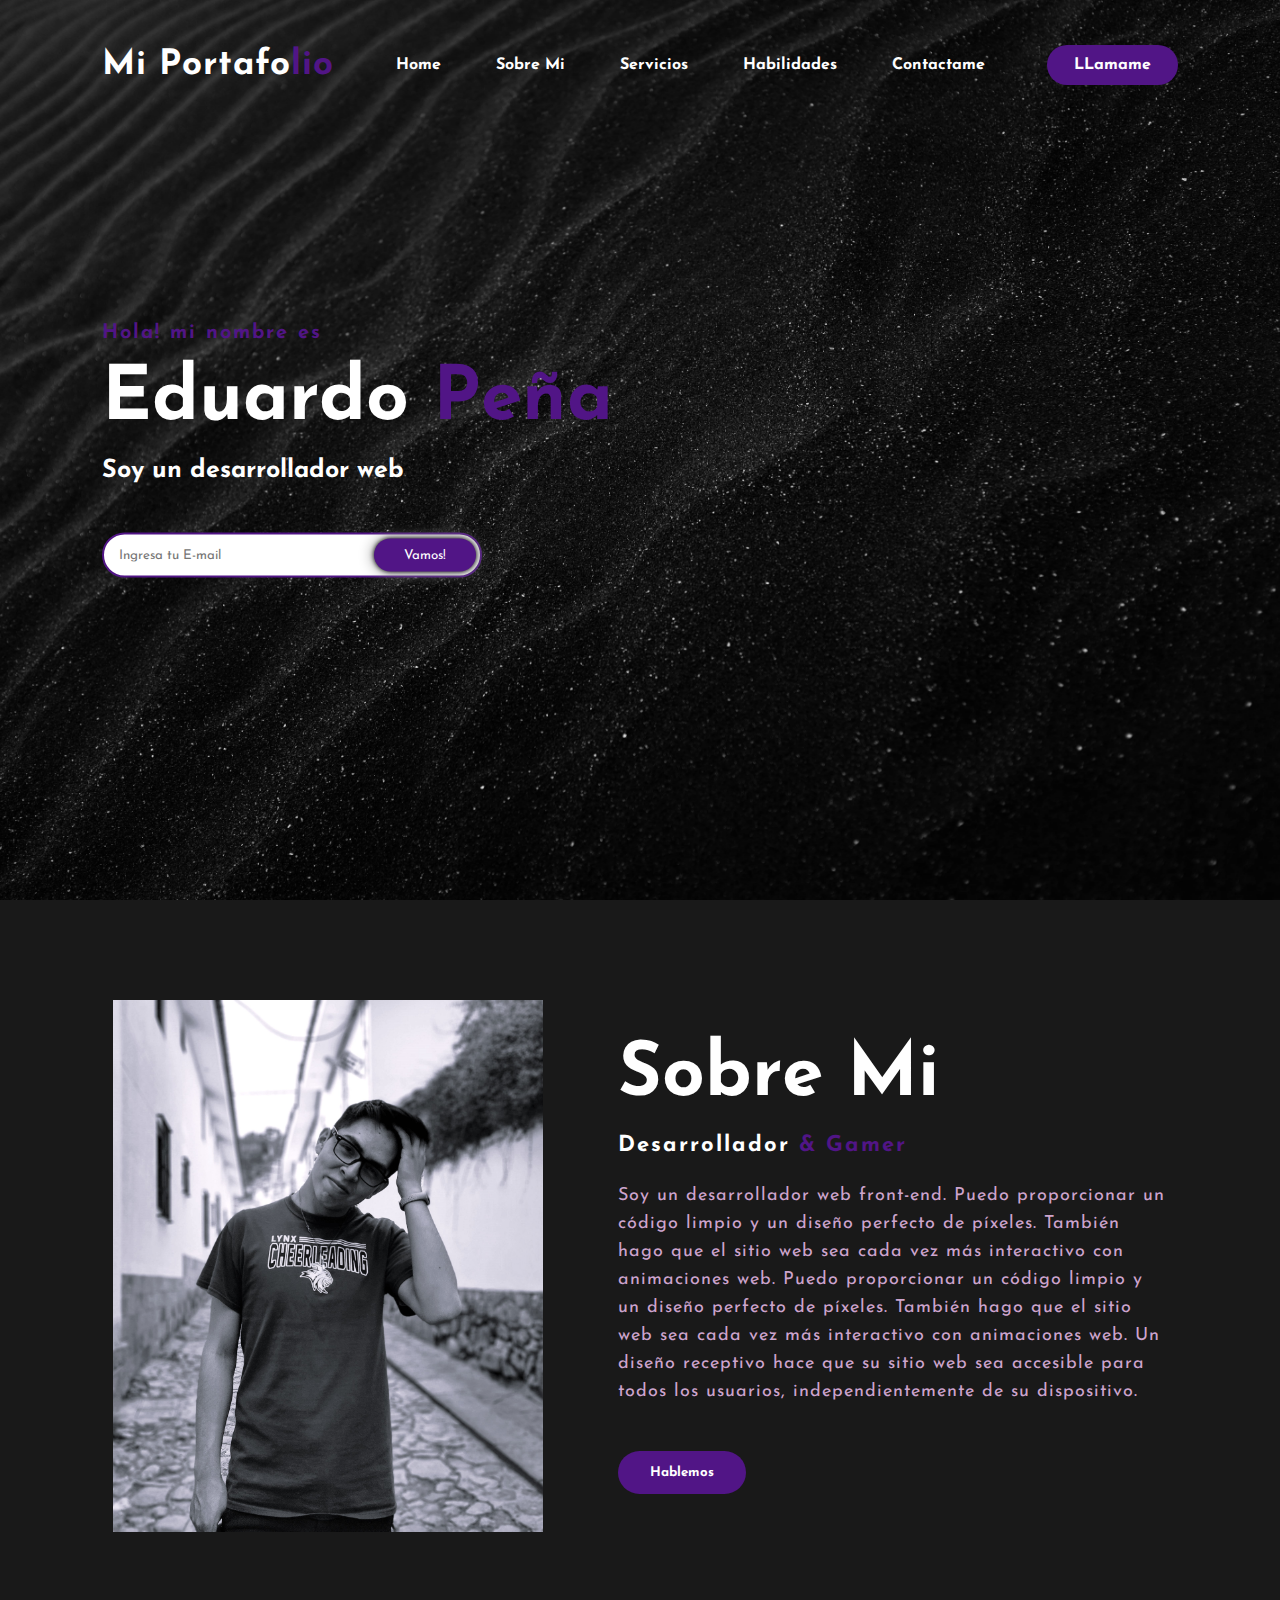
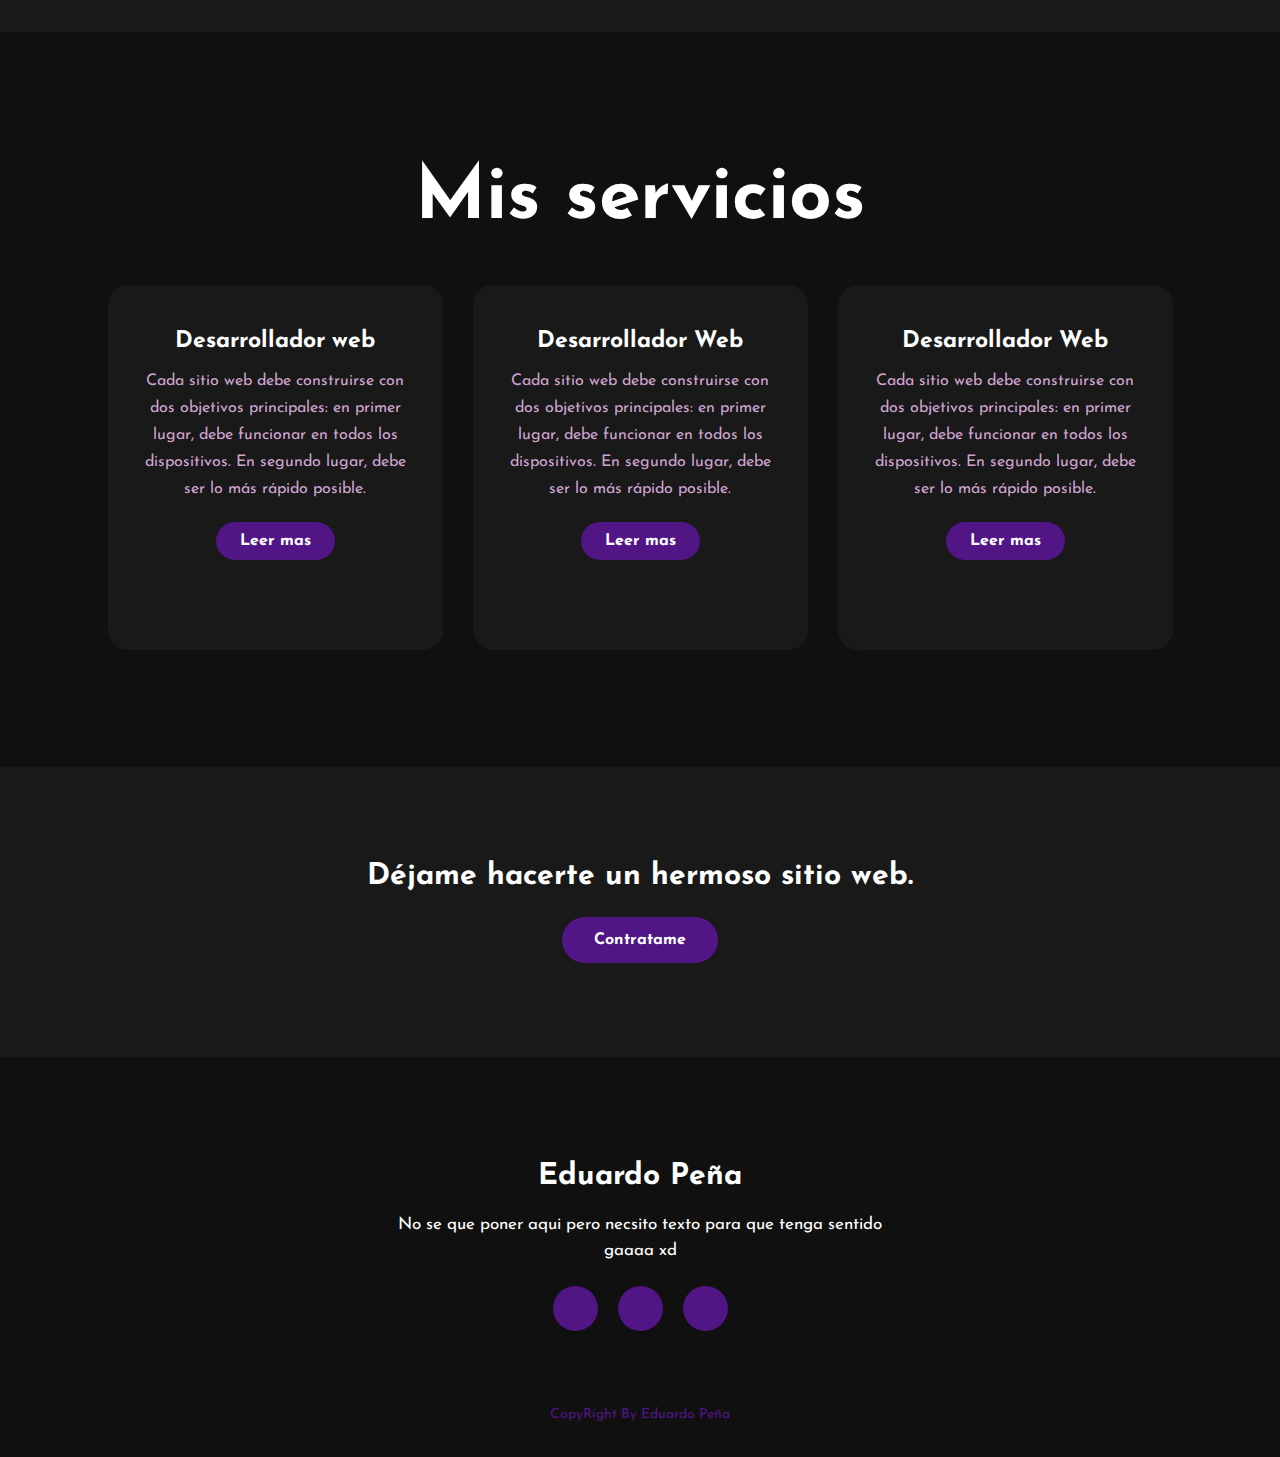
<file: index.html>
<!DOCTYPE html>
<html>
<head>
	<title>Mi portafolio</title>
	<link rel="stylesheet" type="text/css" href="css/style.css">

	<link rel="preconnect" href="https://fonts.gstatic.com">
  <link href="https://fonts.googleapis.com/css2?family=Josefin+Sans:ital,wght@0,100;0,200;0,300;0,400;0,500;0,600;0,700;1,100;1,200;1,300;1,400;1,500;1,600;1,700&display=swap" rel="stylesheet">

  <link rel="stylesheet" href="https://cdnjs.cloudflare.com/ajax/libs/font-awesome/5.15.3/css/all.min.css" integrity="sha512-iBBXm8fW90+nuLcSKlbmrPcLa0OT92xO1BIsZ+ywDWZCvqsWgccV3gFoRBv0z+8dLJgyAHIhR35VZc2oM/gI1w==" crossorigin="anonymous" referrerpolicy="no-referrer" />

</head>
<body>
	<div class="hero">
		<nav>
			<h2 class="logo">Mi Portafo<span>lio</span></h2>
			<ul>
				<li><a href="#">Home</a></li>
				<li><a href="#sobre mi">Sobre mi</a></li>
				<li><a href="#mis servicios">Servicios</a></li>
				<li><a href="habilidades.html">Habilidades</a></li>
				<li><a href="#contactame">Contactame</a></li>
			</ul>
			<a href="llamame.html" class="btn">LLamame</a>
		</nav>

		<div class="content">
			<h4>Hola! mi nombre es</h4>
			<h1>Eduardo <span>Peña</span></h1>
			<h3>Soy un desarrollador web</h3>
			<div class="newslatter">
				<form>
					<input type="email" name="email" id="mail" placeholder="Ingresa tu E-mail">
					<input type="submit" name="submit" value="Vamos!">
				</form>
			</div>
		</div>
	</div>

	<section class="about">
		<div class="main">
			<img src="img/holi.jpg">
			<div class="about-text">
				<h2 id="sobre mi">Sobre mi</h2>
				<h5>Desarrollador <span>& gamer</span></h5>
				<p>Soy un desarrollador web front-end. Puedo proporcionar un código limpio y un diseño perfecto de píxeles. También hago que el sitio web sea cada vez más interactivo con animaciones web. Puedo proporcionar un código limpio y un diseño perfecto de píxeles. También hago que el sitio web sea cada vez más interactivo con animaciones web. Un diseño receptivo hace que su sitio web sea accesible para todos los usuarios, independientemente de su dispositivo.</p>
				<button type="button">Hablemos</button>
			</div>
		</div>
	</section>

	<div class="service">
		<div class="title">
			<h2 id="mis servicios">Mis servicios</h2>
		</div>

		<div class="box">
			<div class="card">
				<i class="fas fa-bars"></i>
				<h5>Desarrollador web</h5>
				<div class="pra">
					<p>Cada sitio web debe construirse con dos objetivos principales: en primer lugar, debe funcionar en todos los dispositivos. En segundo lugar, debe ser lo más rápido posible.</p>

					<p style="text-align: center;">
						<a class="button" href="#">Leer mas</a>
					</p>
				</div>
			</div>

			<div class="card">
				<i class="far fa-user"></i>
				<h5>Desarrollador Web</h5>
				<div class="pra">
					<p>Cada sitio web debe construirse con dos objetivos principales: en primer lugar, debe funcionar en todos los dispositivos. En segundo lugar, debe ser lo más rápido posible.</p>

					<p style="text-align: center;">
						<a class="button" href="#">Leer mas</a>
					</p>
				</div>
			</div>

			<div class="card">
				<i class="far fa-bell"></i>
				<h5>Desarrollador Web</h5>
				<div class="pra">
					<p>Cada sitio web debe construirse con dos objetivos principales: en primer lugar, debe funcionar en todos los dispositivos. En segundo lugar, debe ser lo más rápido posible.</p>

					<p style="text-align: center;">
						<a class="button" href="#">Leer mas</a>
					</p>
				</div>
			</div>
		</div>
	</div>

	<div class="contact-me">
		<p>Déjame hacerte un hermoso sitio web.</p>
		<a class="button-two" href="#">Contratame</a>
	</div>

	<footer>
		<p id="contactame">Eduardo Peña</p>
		<p>No se que poner aqui pero necsito texto para que tenga sentido gaaaa xd</p>
		<div class="social">
			<a href="http://www.github.com"><i class="fab fa-github"></i></a>
			<a href="http://www.linkedin.com"><i class="fab fa-linkedin"></i></a>
			<a href="http://www.twitter.com"><i class="fab fa-twitter"></i></a>
		</div>
		<p class="end">CopyRight By Eduardo Peña</p>
	</footer> 	
</body>
</html>
</file>
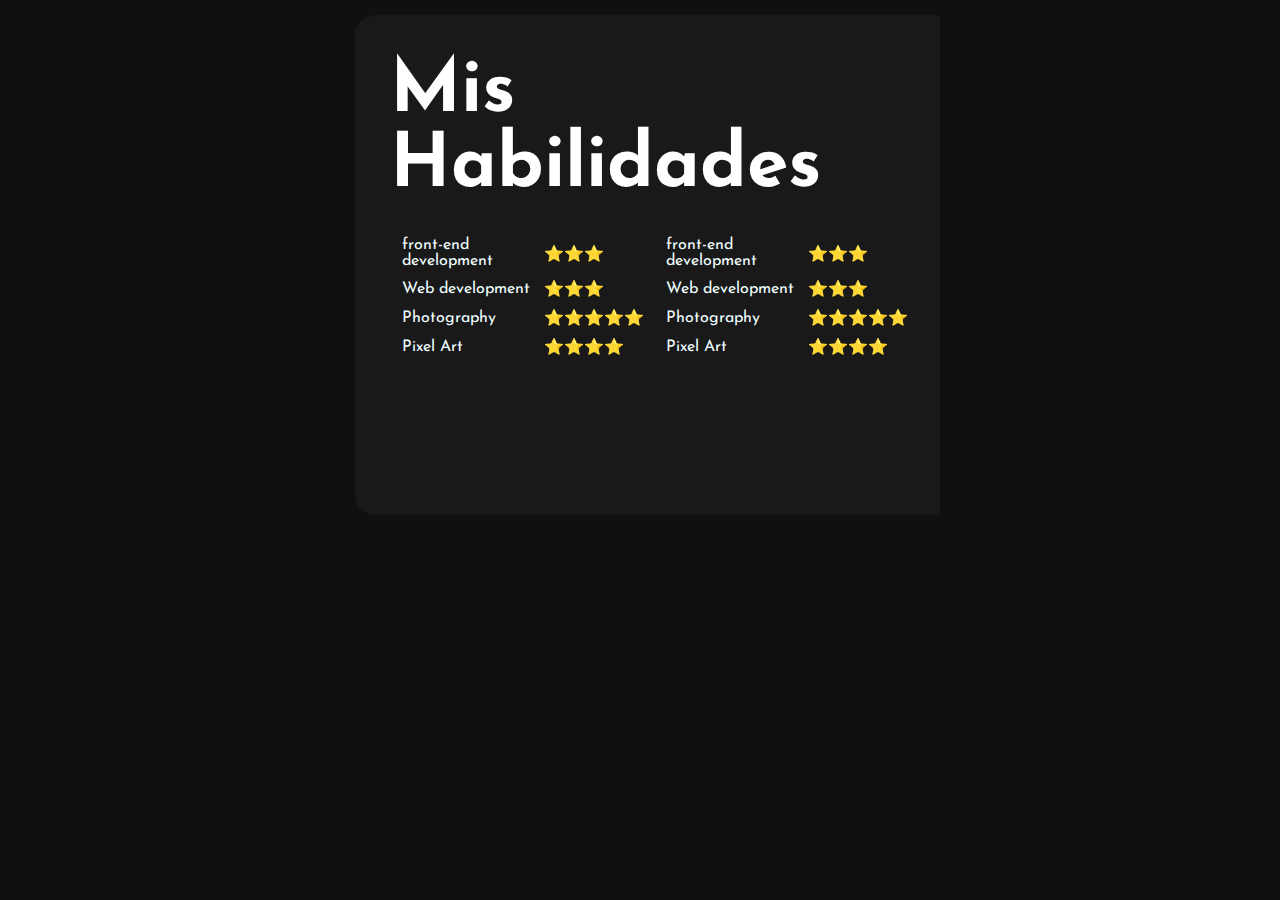
<file: habilidades.html>
<!DOCTYPE html>
<html lang="en">
<head>
    <meta charset="UTF-8">
    <meta http-equiv="X-UA-Compatible" content="IE=edge">
    <meta name="viewport" content="width=device-width, initial-scale=1.0">
    <title>Mis habilidades</title>
    <link rel="stylesheet" type="text/css" href="css/style.css">

	<link rel="preconnect" href="https://fonts.gstatic.com">
  <link href="https://fonts.googleapis.com/css2?family=Josefin+Sans:ital,wght@0,100;0,200;0,300;0,400;0,500;0,600;0,700;1,100;1,200;1,300;1,400;1,500;1,600;1,700&display=swap" rel="stylesheet">

  <link rel="stylesheet" href="https://cdnjs.cloudflare.com/ajax/libs/font-awesome/5.15.3/css/all.min.css" integrity="sha512-iBBXm8fW90+nuLcSKlbmrPcLa0OT92xO1BIsZ+ywDWZCvqsWgccV3gFoRBv0z+8dLJgyAHIhR35VZc2oM/gI1w==" crossorigin="anonymous" referrerpolicy="no-referrer" />

</head>
<body class="habilidades">
    <div class="tarjeta-2">
        <h1>Mis Habilidades</h1>

        <table>
            <tr>
                <td>
                    <table cellspacing="10">
                        <tr>
                            <td>front-end development</td>
                            <td>⭐⭐⭐</td>
                        </tr>
                        <tr>
                            <td>Web development</td>
                            <td>⭐⭐⭐</td>
                        </tr>
                        <tr>
                            <td>Photography</td>
                            <td>⭐⭐⭐⭐⭐</td>
                        </tr>
                        <tr>
                            <td>Pixel Art</td>
                            <td>⭐⭐⭐⭐</td>
                        </tr>
                    </table>
             </td>

                <td>
                    <table cellspacing="10">
                        <tr>
                            <td>front-end development</td>
                            <td>⭐⭐⭐</td>
                        </tr>
                        <tr>
                            <td>Web development</td>
                            <td>⭐⭐⭐</td>
                        </tr>
                        <tr>
                            <td>Photography</td>
                            <td>⭐⭐⭐⭐⭐</td>
                        </tr>
                        <tr>
                            <td>Pixel Art</td>
                            <td>⭐⭐⭐⭐</td>
                        </tr>
                    </table>
                </td>
            </tr>   
        </table>
    </div>
</body>
</html>
</file>
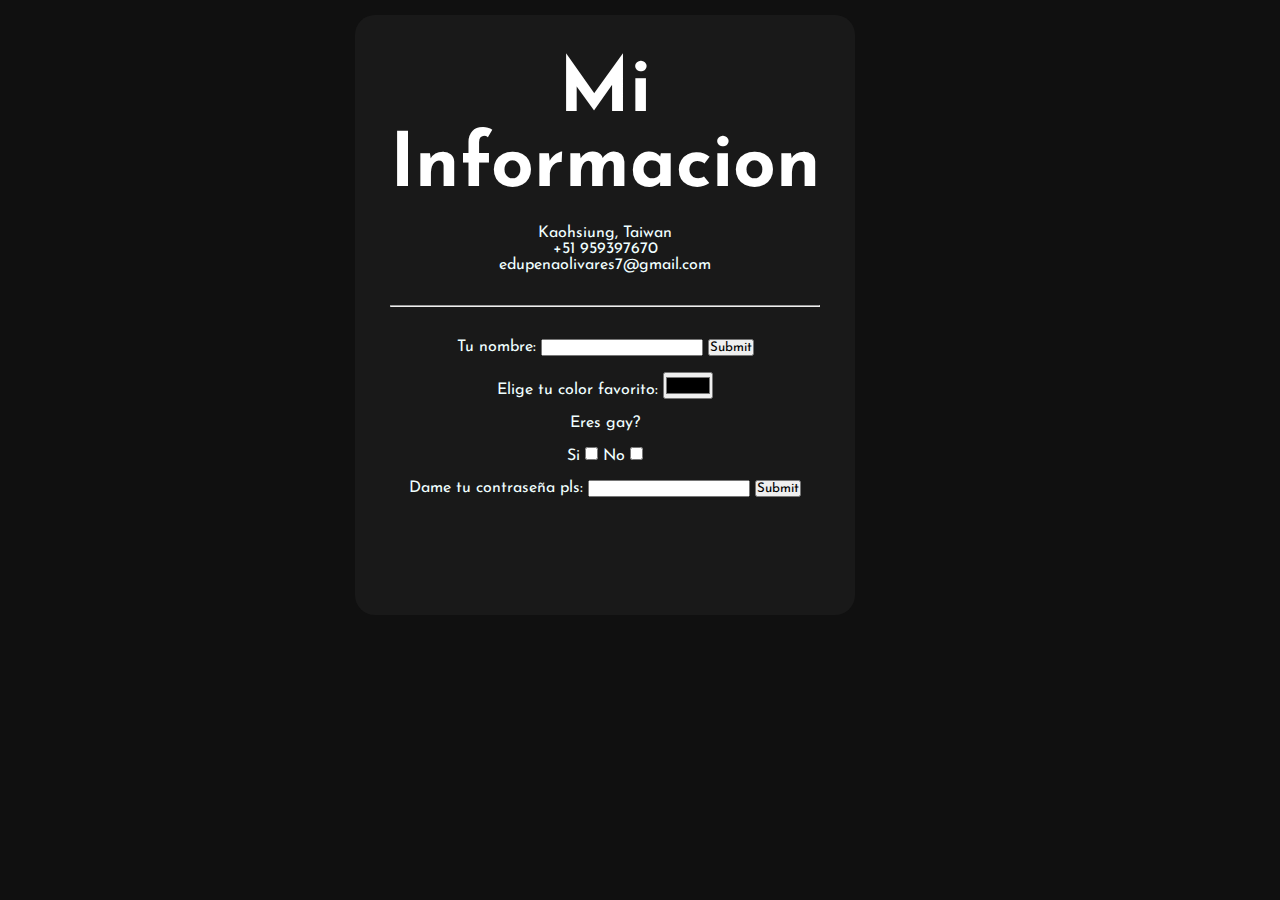
<file: llamame.html>
<!DOCTYPE html>
<html lang="en">
<head>
    <meta charset="UTF-8">
    <meta http-equiv="X-UA-Compatible" content="IE=edge">
    <meta name="viewport" content="width=device-width, initial-scale=1.0">
    <title>Contactame</title>
    <link rel="stylesheet" type="text/css" href="css/style.css">

	<link rel="preconnect" href="https://fonts.gstatic.com">
  <link href="https://fonts.googleapis.com/css2?family=Josefin+Sans:ital,wght@0,100;0,200;0,300;0,400;0,500;0,600;0,700;1,100;1,200;1,300;1,400;1,500;1,600;1,700&display=swap" rel="stylesheet">

  <link rel="stylesheet" href="https://cdnjs.cloudflare.com/ajax/libs/font-awesome/5.15.3/css/all.min.css" integrity="sha512-iBBXm8fW90+nuLcSKlbmrPcLa0OT92xO1BIsZ+ywDWZCvqsWgccV3gFoRBv0z+8dLJgyAHIhR35VZc2oM/gI1w==" crossorigin="anonymous" referrerpolicy="no-referrer" />

</head>
<body class="llamame">
    <div class="tarjeta">
        <h1>Mi Informacion</h1>
        <p>Kaohsiung, Taiwan</p>
        <p>+51 959397670</p>
        <p>edupenaolivares7@gmail.com</p><br><br>
        <hr><br><br>
        <form>
            <label>Tu nombre:</label>
            <input type="text">
            <input type="submit"><br><br>
            <label>Elige tu color favorito:</label>
            <input type="color"><br><br>
            <label>Eres gay?</label><br><br>
            <label>Si</label>
            <input type="checkbox">
            <label>No</label>
            <input type="checkbox"><br><br>
            <label>Dame tu contraseña pls:</label>
            <input type="password">
            <input type="submit">
        </form>
    </div>
</body>
</html>
</file>
<file: css/style.css>
*{
	padding: 0;
	margin: 0;
	font-family: 'Josefin Sans', sans-serif;
	box-sizing: border-box;
}

html, body {
    max-width: 100% !important;
    overflow-x: hidden !important;
}

.hero{
	height: 100vh;
	width: 100%;
	background-image: url(../img/background4.jpg);
	background-size: cover;
	background-position: center;
}
nav{
	display: flex;
	align-items: center;
	justify-content: space-between;
	padding-top: 45px;
	padding-left: 8%;
	padding-right: 8%;
}
.logo{
	color: white;
	font-size: 35px;
	letter-spacing: 1px;
	cursor: pointer;
	transition: transform .4s;
}
.logo:hover{
	transform: scale(1.2);
}
span{
	color: #511586;
}
nav ul li{
	list-style-type: none;
	display: inline-block;
	padding: 10px  25px;
}
nav ul li a{
	transition: color 0.4s ease;
	color: white;
	text-decoration: none;
	font-weight: bold;
	text-transform: capitalize;
}
nav ul li a:hover{
	color: #511586;
	transition: .4s;
}
.btn{
	background-color:#511586;
	color: white;
	text-decoration: none;
	border: 2px solid transparent;
	font-weight: bold;
	padding: 10px 25px;
	border-radius: 30px; 
	transition: .4s;
}
.btn:hover {
	transform: scale(1.2);
}
.content{
	position: absolute;
	top: 50%;
	left:8%;
	transform: translateY(-50%);
}
h1{
	color: white;
	margin: 20px 0px 20px;
	font-size: 75px;
}
h3{
	color: white;
	font-size: 25px;
	margin-bottom: 50px;
}
h4{
	color: #511586;
	letter-spacing: 2px;	
	font-size: 20px;
}
.newslatter form{
	width: 380px;
	max-width: 100%;
	position: relative;
}
.newslatter form input:first-child{
	display: inline-block;
	width: 100%;
	padding: 14px 130px 14px 15px;
	border: 2px solid #511586;
	outline: none;
	border-radius: 30px;
}
.newslatter form input:last-child{
	position: absolute;
	display: inline-block;
	outline: none;
	border: none;
	padding: 10px 30px;
	border-radius: 30px;
	background-color:#511586;
	color: white;
	box-shadow: 0px 0px 5px #000, 0px 0px 15px #858585;
	top: 6px;
	right: 6px;
	transition: .4s; 
}
.newslatter form input:last-child:hover {
	cursor: pointer;
	transform: scale(1.05);
}

.about{
	width: 100%;
	padding: 100px 0px;
	background-color: #191919;
}
.about img{
	height: auto;
	width: 430px;
}
.about-text{
	width: 550px;
}
.main{
	width: 1130px;
	max-width: 95%;
	margin: 0 auto;
	display: flex;
	align-items: center;
	justify-content: space-around;
}
.about-text h2{
	color: white;
	font-size: 75px;
	text-transform: capitalize;
	margin-bottom: 20px;
}
.about-text h5{
	color: white;
	letter-spacing: 2px;
	font-size: 22px;
	margin-bottom: 25px;
	text-transform: capitalize;
}
.about-text p{
	color: #fcfc;
	letter-spacing: 1px;
	line-height: 28px;
	font-size: 18px;
	margin-bottom: 45px;
}
button{
	background-color:#511586;
	color: white;
	text-decoration: none;
	border: 2px solid transparent;
	font-weight: bold;
	padding: 13px 30px;
	border-radius: 30px;
	transition: .4s; 
}
button:hover{
	background-color: transparent;
	border: 2px solid #511586;
	cursor: pointer;
}

.service{
	background: #101010;
	width: 100%;
	padding: 100px 0px;
}
.title h2{
	color: white;
	font-size: 75px;
	width: 1130px;
	margin: 30px auto;
	text-align: center;
}
.box{
	display: flex;
	justify-content: center;
	align-items: center;
	min-height: 400px;
}
.card{
	height: 365px;
	width: 335px;
	padding: 20px 35px;
	background: #191919;
	border-radius: 20px;
	margin: 15px;
	position: relative;
	overflow: hidden;
	text-align: center;
}
.card i{
	font-size: 50px;
	display: block;
	text-align: center;
	margin: 25px 0px;
	color: #511586;

}
h5{
	color: white;
	font-size: 23px;
	margin-bottom: 15px;
}
.pra p{
	color: #fcfc;
	font-size: 16px;
	line-height: 27px;
	margin-bottom: 25px;
}
.card .button{
	background-color:#511586;
	color: white;
	text-decoration: none;
	border: 2px solid transparent;
	font-weight: bold;
	padding: 9px 22px;
	border-radius: 30px;
	transition: .4s; 
}
.card .button:hover{
	background-color: transparent;
	border: 2px solid #511586;
	cursor: pointer;
}
.contact-me{
	width: 100%;
	height: 290px;
	background: #191919;
	display: flex;
	align-items: center;
	flex-direction: column;
	justify-content: center;
}
.contact-me p{
	color: white;
	font-size: 30px;
	font-weight: bold;
	margin-bottom: 25px;
}
.contact-me .button-two{
	background-color:#511586;
	color: white;
	text-decoration: none;
	border: 2px solid transparent;
	font-weight: bold;
	padding: 13px 30px;
	border-radius: 30px;
	transition: .4s; 
}
.contact-me .button-two:hover{
	background-color: transparent;
	border: 2px solid #511586;
	cursor: pointer;
}
footer{
	position: relative;
	width: 100%;
	height: 400px;
	background: #101010;
	display: flex;
	flex-direction: column;
	align-items: center;
	justify-content: center;
}
footer p:nth-child(1){
	font-size: 30px;
	color: white;
	margin-bottom: 20px;
	font-weight: bold;
}
footer p:nth-child(2){
	color: white;
	font-size: 17px;
	width: 500px;
	text-align: center;
	line-height: 26px;
}
.social{
	display: flex;
}
.social a{
	width: 45px;
	height: 45px;
	display: flex;
	align-items: center;
	justify-content: center;
	background:  #511586;
	border-radius: 50%;
	margin: 22px 10px;
	color: white;
	text-decoration: none;
	font-size: 20px;
}
.social a:hover{
	transform: scale(1.3);
	transition: .3s;
}
.end{
	position: absolute;
	color:#511586;
	bottom: 35px;
	font-size: 14px; 
}

.habilidades {
	width: 600px;
	margin: 0 auto;
	text-align: left;
	color: azure;
	background-color: #101010;
}

.llamame {
	width: 600px;
	margin: 0 auto;
	color: azure;
	background-color: #101010;
}

.tarjeta {
	height: 600px;
	width: 500px;
	padding: 20px 35px;
	background: #191919;
	border-radius: 20px;
	margin: 15px;
	position: relative;
	overflow: hidden;
	text-align: center;
}

.tarjeta-2 {
	height: 500px;
	width: 600px;
	padding: 20px 35px;
	background: #191919;
	border-radius: 20px;
	margin: 15px;
	position: relative;
	overflow: hidden;
	text-align: left;
}

/* .llamame:hover {
	box-shadow: 0 0.1rem 0.4rem #511586;
} */
</file>
